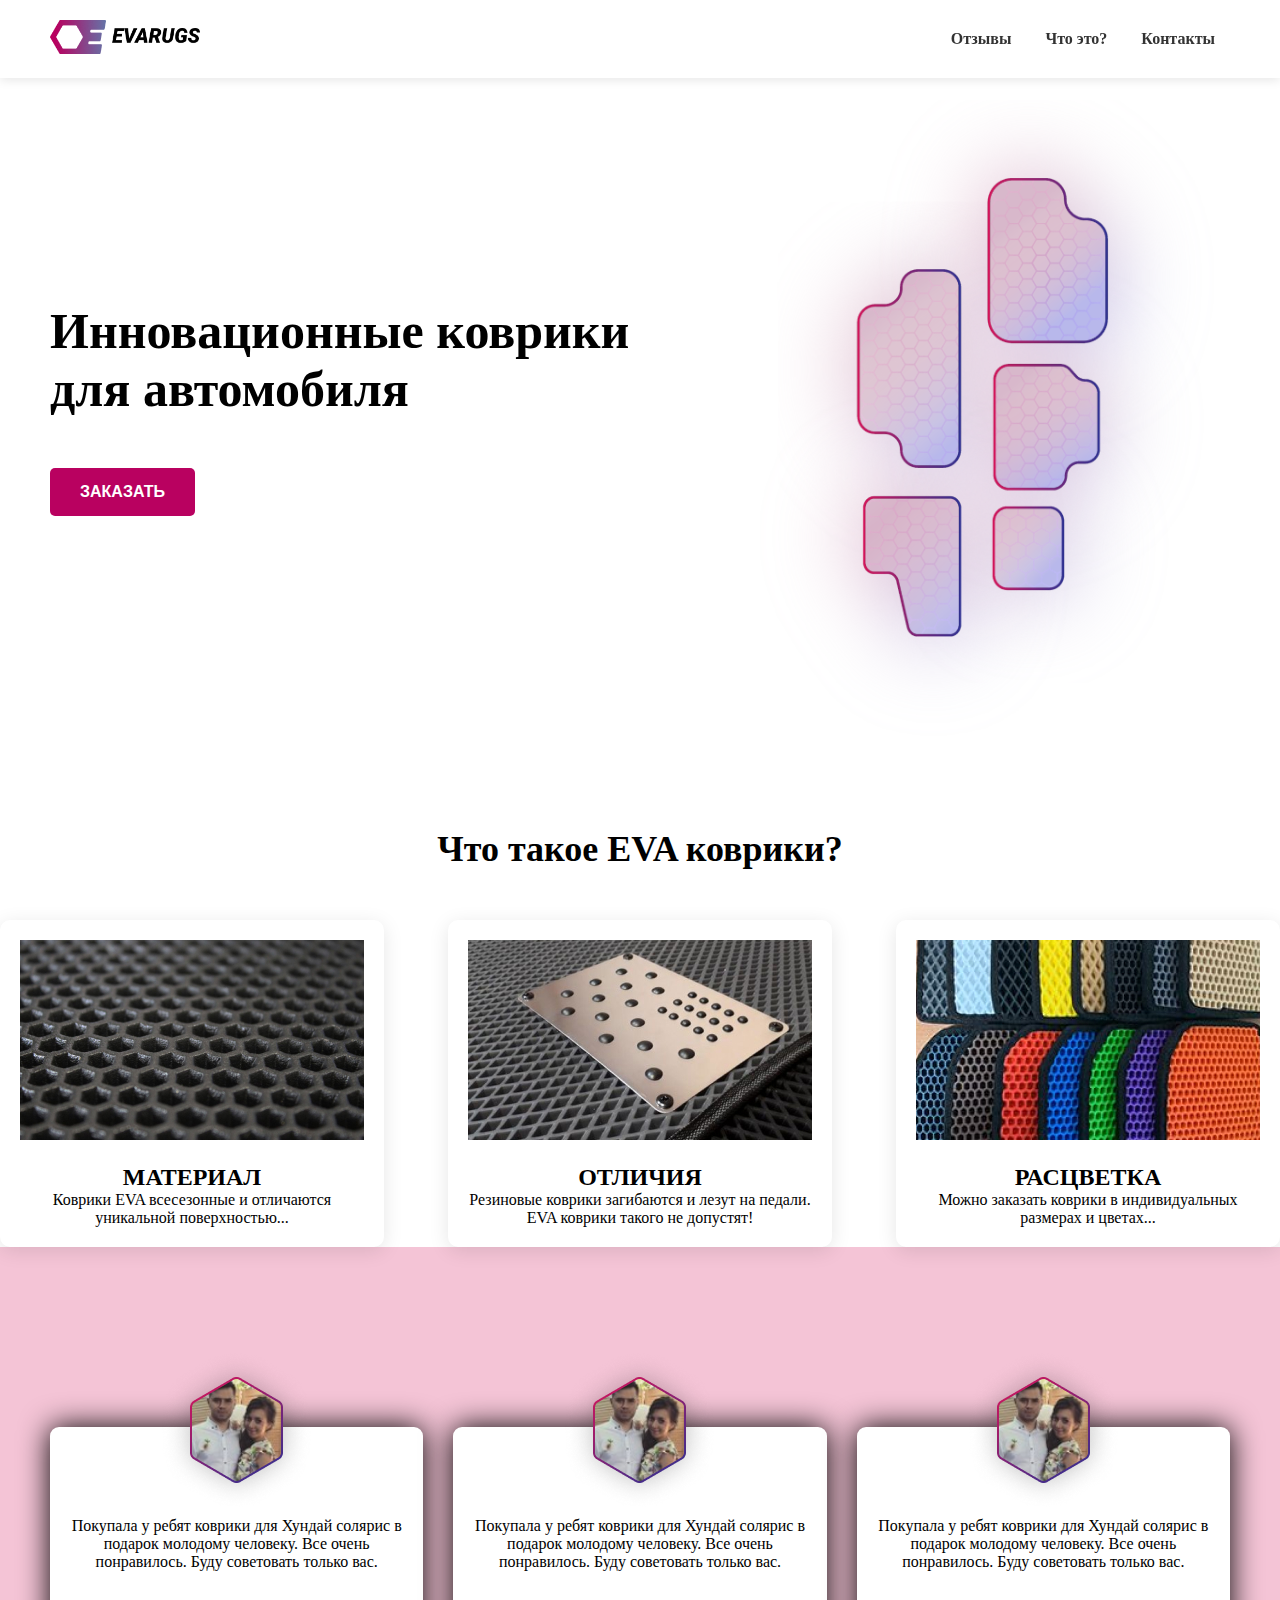
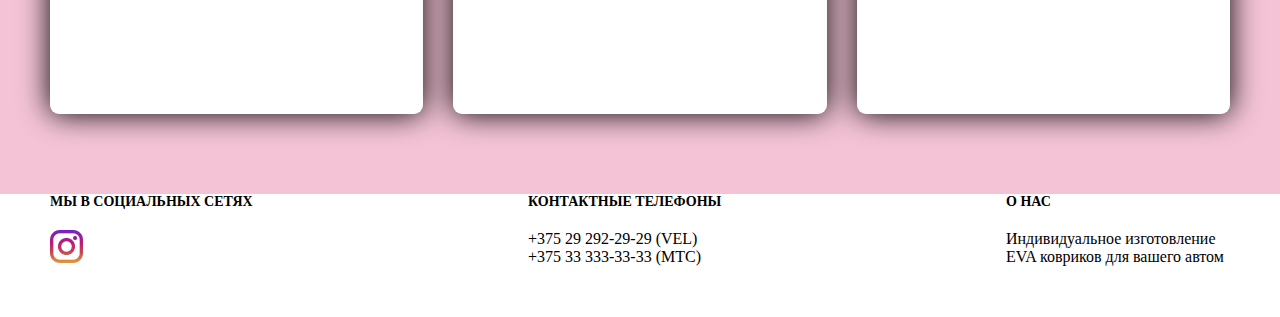
<file: 37-dars uy ishi/index.html>
<!DOCTYPE html>
<html lang="en">
  <head>
    <meta charset="UTF-8" />
    <meta name="viewport" content="width=device-width, initial-scale=1.0" />
    <title>EVARUGS</title>
    <link rel="stylesheet" href="style.css" />
  </head>
  <body>
    <header>
      <div class="container">
        <div class="header-parent">
          <div class="header-left">
            <img src="./Group 2.png" alt="Logo" class="logo" />
          </div>
          <div class="header-right">
            <a href="">Отзывы</a>
            <a href="">Что это?</a>
            <a href="./about.html">Контакты</a>
          </div>
        </div>
      </div>
    </header>

    <main>
      <div class="container">
        <section class="main-section">
          <div class="main-left">
            <h1>Инновационные коврики <br />для автомобиля</h1>
            <button class="order-btn"><b>ЗАКАЗАТЬ</b></button>
          </div>
          <div class="main-right">
            <img src="./коврф 1.png" alt="Car Mat" />
          </div>
        </section>
      </div>

        <section class="info-section">
          <h2>Что такое <span>EVA</span> коврики?</h2>

          <div class="info-cards">
            <div class="info-card">
              <img src="./image00004 1.jpg" alt="Material" />
              <h3>МАТЕРИАЛ</h3>
              <p>
                Коврики EVA всесезонные и отличаются уникальной поверхностью...
              </p>
            </div>
            <div class="info-card">
              <img src="./file 1.jpg" alt="Feature" />
              <h3>ОТЛИЧИЯ</h3>
              <p>
                Резиновые коврики загибаются и лезут на педали. EVA коврики
                такого не допустят!
              </p>
            </div>
            <div class="info-card">
              <img src="./kov1-1-300x225 1.jpg" alt="Color" />
              <h3>РАСЦВЕТКА</h3>
              <p>
                Можно заказать коврики в индивидуальных размерах и цветах...
              </p>
            </div>
          </div>
        </section>

        <section class="hero">
          <div class="container">
            <div class="hero-parent">
              <div class="card">
                <img src="./Mask Group.png" alt="" />

                <p class="p">
                  Покупала у ребят коврики для Хундай солярис в подарок молодому
                  человеку. Все очень понравилось. Буду советовать только вас.
                </p>
              </div>

              <div class="card">
                <img src="./Mask Group.png" alt="" />

                <p class="p">
                  Покупала у ребят коврики для Хундай солярис в подарок молодому
                  человеку. Все очень понравилось. Буду советовать только вас.
                </p>
              </div>

              <div class="card">
                <img src="./Mask Group.png" alt="" />

                <p class="p">
                  Покупала у ребят коврики для Хундай солярис в подарок молодому
                  человеку. Все очень понравилось. Буду советовать только вас.
                </p>
              </div>
            </div>
          </div>
        </section>

        <footer>
          <div class="container">
            <div class="footer-parent">
              <div class="fcard">
                <h1 class="h4">МЫ В СОЦИАЛЬНЫХ СЕТЯХ</h1>
                <img src="./512px-Instagram_new 1.png" alt="" />
              </div>
              <div class="fcard">
                <h1 class="h4">КОНТАКТНЫЕ ТЕЛЕФОНЫ</h1>
                <p class="p1">+375 29 292-29-29 (VEL)</p>
                <p class="p1">+375 33 333-33-33 (МТС)</p>
              </div>
              <div class="fcard">
                <h1 class="h4">О НАС</h1>

                <p class="p2">
                  Индивидуальное изготовление EVA ковриков для вашего автом
                </p>
              </div>
            </div>
          </div>
        </footer>
    </main>
  </body>
</html>
</file>
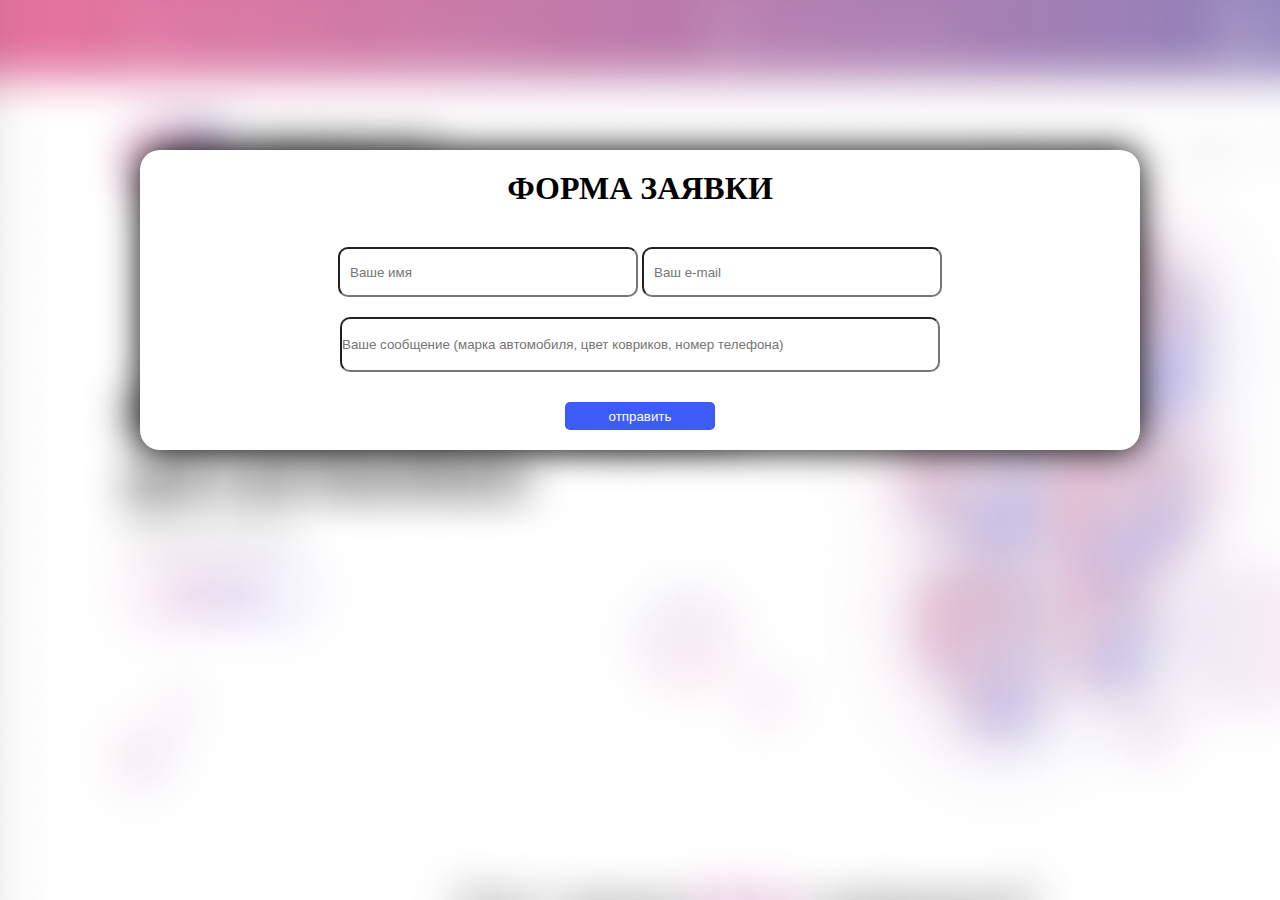
<file: 37-dars uy ishi/about.html>
<!DOCTYPE html>
<html lang="en">
  <head>
    <meta charset="UTF-8" />
    <meta name="viewport" content="width=device-width, initial-scale=1.0" />
    <title>Document</title>
    <link rel="stylesheet" href="./about.css" />
  </head>
  <body>
    <div class="div">
      <h1 class="h1">ФОРМА ЗАЯВКИ</h1>

      <div class="divv">
        <input class="input" placeholder="Ваше имя" type="text" />
        <input class="input" placeholder="Ваш e-mail" type="text" />
      </div>
      <input
        class="inputt"
        placeholder="Ваше сообщение (марка автомобиля, цвет ковриков, номер телефона)"
        type="text"
      />

      <button class="button">
        отправить
      </button>
    </div>
  </body>
</html>
</file>
<file: 37-dars uy ishi/style.css>
* {
  margin: 0;
  padding: 0;
  box-sizing: border-box;
}

.container {
  width: 100%;
  max-width: 1440px;
  margin: 0 auto;
  padding: 0 50px;
}

header {
  position: fixed;
  top: 0;
  width: 100%;
  background-color: #fff;
  box-shadow: 0 2px 10px rgba(0, 0, 0, 0.1);
  z-index: 100;
}

.header-parent {
  display: flex;
  justify-content: space-between;
  align-items: center;
  padding: 20px 0;
}

.header-left img {
  width: 150px;
}

.header-right a {
  margin: 0 15px;
  text-decoration: none;
  color: #333;
  font-weight: bold;
}

.header-right a:hover {
  color: #b90160;
}

.main-section {
  display: flex;
  align-items: center;
  justify-content: space-between;
  margin-top: 100px;
}

.main-left {
  width: 50%;
}

.main-left h1 {
  font-size: 50px;
  margin-bottom: 20px;
}

.order-btn {
  background-color: #b90160;
  color: white;
  padding: 15px 30px;
  border: none;
  border-radius: 5px;
  cursor: pointer;
  font-size: 16px;
  margin-top: 30px;
  margin-bottom: 30px;
}

.order-btn:hover {
  background-color: #a30050;
}

.main-right img {
  width: 100%;
  max-width: 500px;
}

.info-section {
  margin-top: 80px;
}

.info-section h2 {
  text-align: center;
  font-size: 36px;
  margin-bottom: 50px;
}

.info-cards {
  display: flex;
  justify-content: space-between;
}

.info-card {
  width: 30%;
  box-shadow: 0 4px 20px rgba(0, 0, 0, 0.1);
  padding: 20px;
  border-radius: 10px;
  text-align: center;
  background-color: #fff;
}

.info-card img {
  width: 100%;
  max-height: 200px;
  object-fit: cover;
}

.info-card h3 {
  margin-top: 20px;
  font-size: 24px;
}

.hero-parent {
  display: flex;
  align-items: center;
  justify-content: space-between;
  gap: 30px;
  margin-top: 100px;
}

.hero {
  padding: 80px 0;
  background-color: #d4145a40;
}

.card {
  padding: 20px;
  text-align: center;
  box-shadow: 0 0 30px 0;
  border-radius: 9px;
  width: 436px;
  height: 287px;
  background-color: white;
}

.card img {
  margin-top: -100px;
}

.footer-parent {
  display: flex;
  align-items: center;
  justify-content: space-between;
  margin-bottom: 50px;
}

.h4 {
  font-size: 14px;
  width: 224px;
  margin-bottom: 20px;
}

.p2 {
  width: 224px;
}
@media (max-width: 768px) {
  .main-section {
    flex-direction: column;
    align-items: center;
  }

  .container {
    padding: 0 50px;
  }

  .main-left,
  .main-right {
    width: 100%;
    text-align: center;
  }

  .info-cards {
    flex-direction: column;
    align-items: center;
  }

  .info-card {
    width: 80%;
    margin-bottom: 30px;
  }

  .main-right img {
    display: none;
  }

  .header-right a {
    display: none;
  }

  .hero-parent {
    flex-wrap: wrap;
    justify-content: center;
    gap: 80px;
  }

  .footer-parent {
    justify-content: center;
  }
}

@media (max-width: 576px) {
  .container {
    padding: 0 20px;
  }

  .info-card {
    width: 100%;
  }

  .card {
    width: 100%;
  }

  .footer-parent {
    display: flex;
    align-items: center;
    justify-content: center;
    flex-direction: column;
    gap: 20px;
  }
}
</file>
<file: 37-dars uy ishi/about.css>
* {
  margin: 0;
  padding: 0;
  box-sizing: border-box;
}

.container {
  margin: 0 auto;
  padding: 0 100px;
  max-width: 1440px;
}
body {
  background-image: url("./Rectangle\ 18.png");
  background-repeat: no-repeat;
}

.div {
  width: 1000px;
  height: 300px;
  box-shadow: 0 0 35px 0;
  border-radius: 20px;
  background-color: white;
  margin: auto;
  margin-top: 150px;
  padding: 0 100px;
  text-align: center;
  padding: 20px;
  display: flex;
  flex-direction: column;
  align-items: center;
}

.divv {
  margin-top: 40px;
}

.input {
  width: 300px;
  height: 50px;
  padding: 0 10px;
  border-radius: 10px;
}

.inputt {
  width: 600px;
  height: 81px;
  margin-top: 20px;
  border-radius: 10px;
}

.button {
  width: 150px;
  height: 42px;
  background-color: #3d5bf5;
  margin-top: 30px;
  border: none;
  border-radius: 5px;
  color: white;
}

@media (max-width: 1000px) {
  .div {
    width: 635px;
    height: 401px;
    background-image: url("./Mask\ Group\ \(1\).png");
    background-repeat: no-repeat;
  }
  .divv {
    display: flex;
    align-items: center;
    flex-direction: column;
    gap: 10px;
  }

  .input {
    width: 432px;
    height: 41px;
  }

  .inputt {
    width: 432px;
    height: 95px;
  }
}

@media (max-width: 640px) {
  .div {
    width: 267px;
    height: 298px;
  }

  .input {
    width: 212px;
    height: 20px;
    font-size: 10px;
  }

  .inputt {
    width: 212px;
    height: 95px;
    font-size: 10px;
  }

  .button {
    width: 58px;
    height: 12px;
    font-size: 9px;
  }
}
</file>
